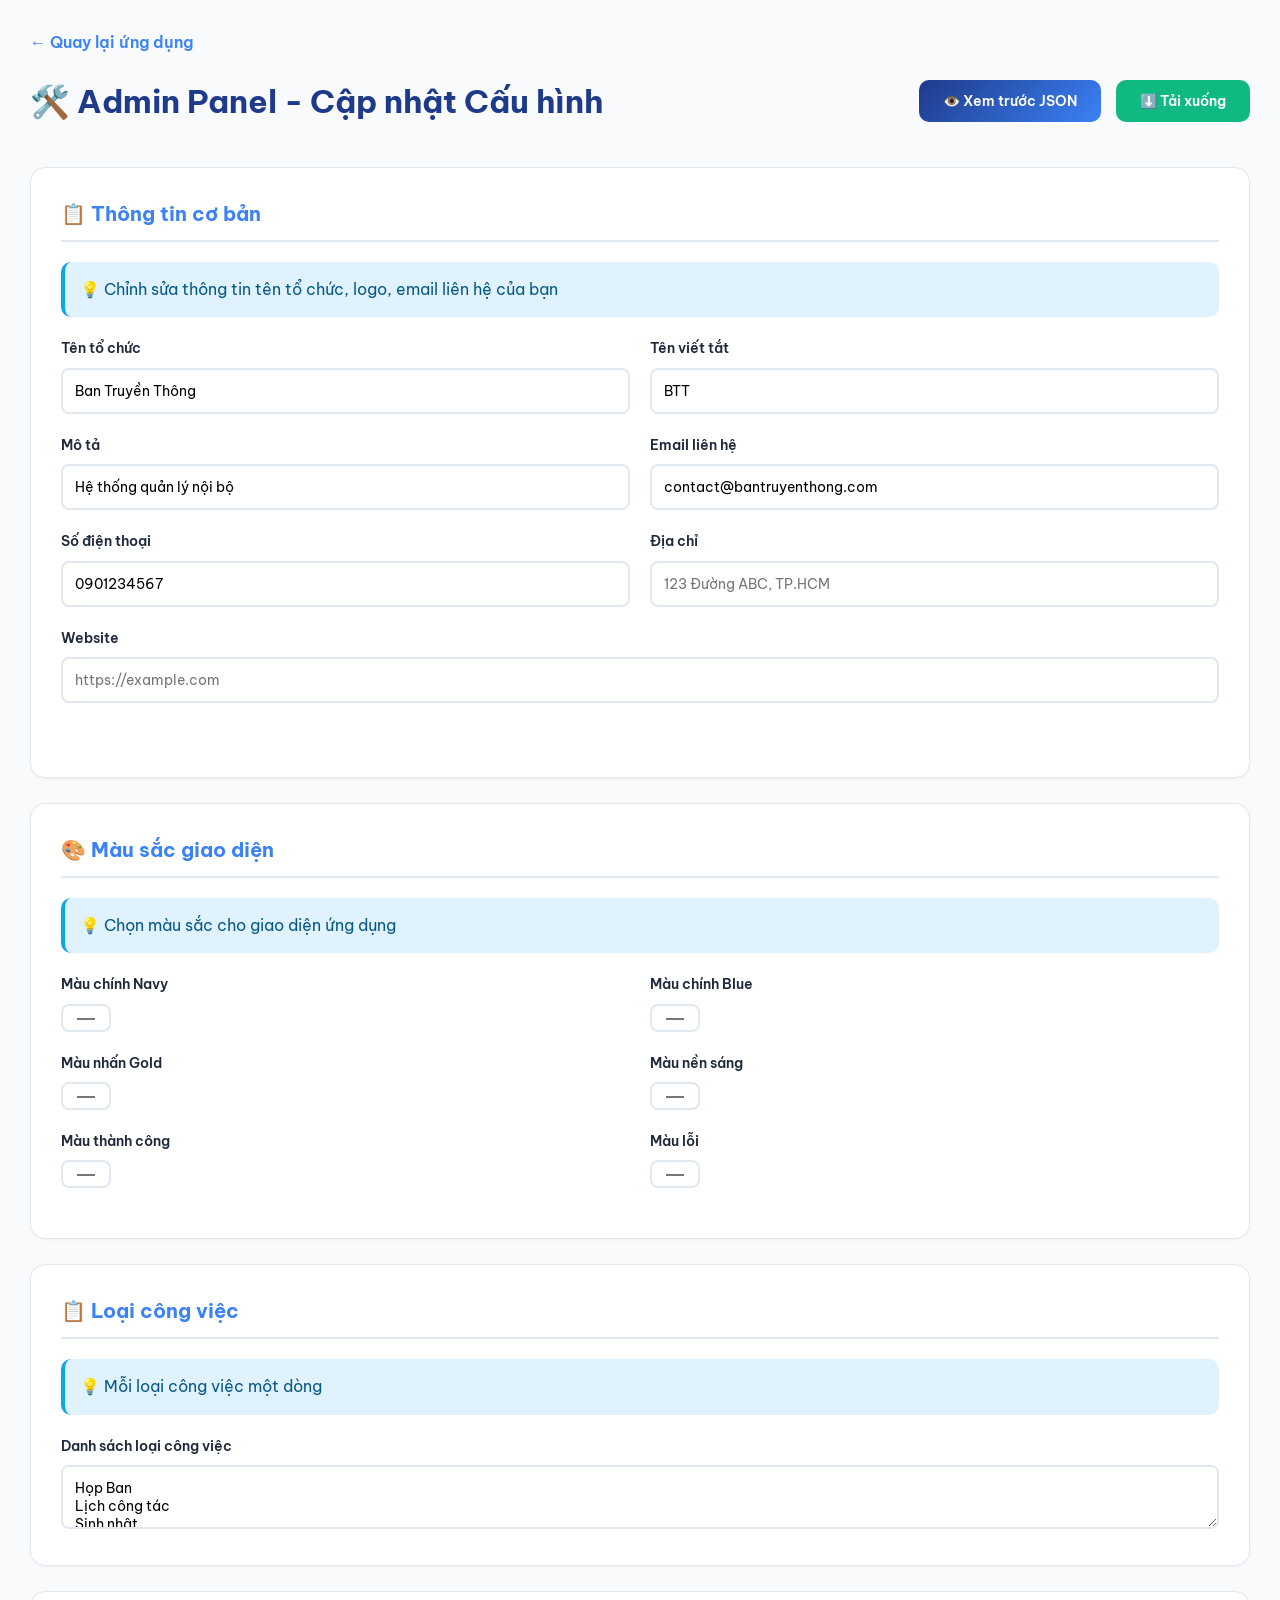
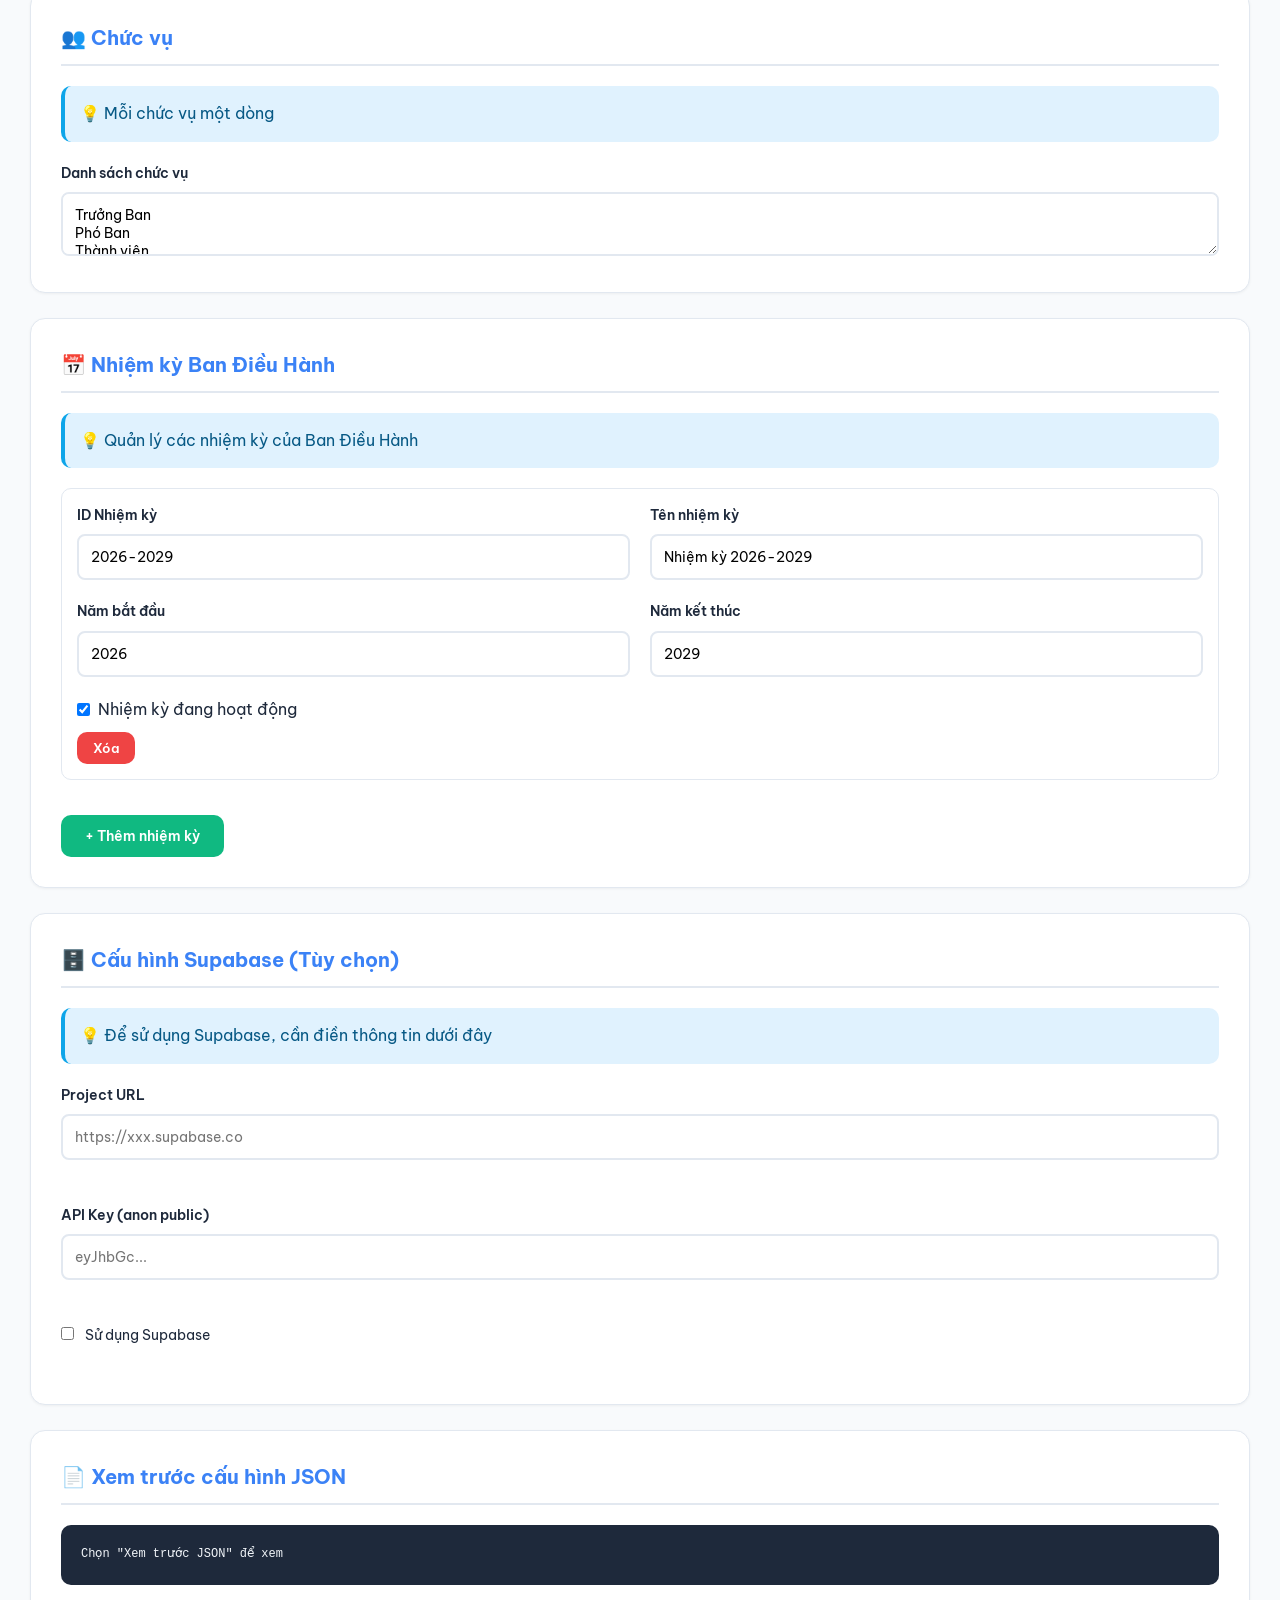
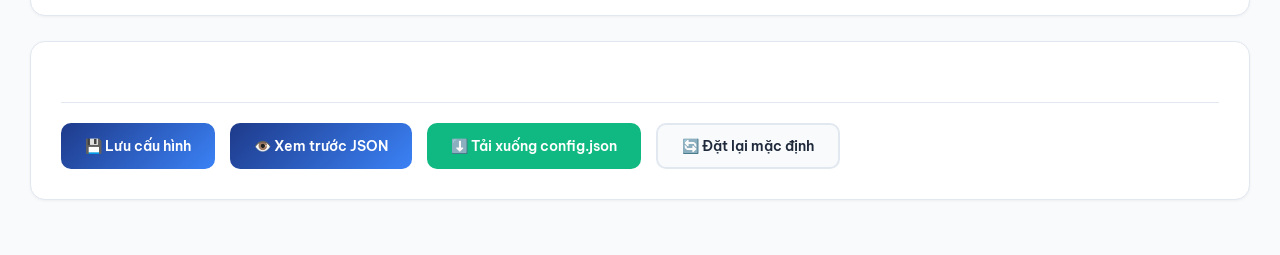
<file: admin.html>
<!DOCTYPE html>
<html lang="vi">
<head>
    <meta charset="UTF-8">
    <meta name="viewport" content="width=device-width, initial-scale=1.0">
    <title>Admin Panel - Ban Truyền Thông</title>
    <link rel="preconnect" href="https://fonts.googleapis.com">
    <link rel="preconnect" href="https://fonts.gstatic.com" crossorigin>
    <link href="https://fonts.googleapis.com/css2?family=Be+Vietnam+Pro:wght@300;400;500;600;700&display=swap" rel="stylesheet">
    <link rel="stylesheet" href="style.css">
    <style>
        .admin-container {
            max-width: 1400px;
            margin: 0 auto;
            padding: 30px;
        }

        .admin-header {
            display: flex;
            justify-content: space-between;
            align-items: center;
            margin-bottom: 40px;
        }

        .admin-header h1 {
            font-size: 32px;
            font-weight: 700;
            color: var(--primary-navy);
        }

        .admin-buttons {
            display: flex;
            gap: 15px;
        }

        .config-section {
            background: white;
            padding: 30px;
            border-radius: 15px;
            margin-bottom: 25px;
            border: 1px solid var(--border-color);
            box-shadow: 0 1px 3px rgba(0,0,0,0.05);
        }

        .config-section h2 {
            color: var(--primary-blue);
            margin-bottom: 20px;
            font-size: 20px;
            font-weight: 700;
            border-bottom: 2px solid var(--border-color);
            padding-bottom: 10px;
        }

        .config-grid {
            display: grid;
            grid-template-columns: repeat(2, 1fr);
            gap: 20px;
            margin-bottom: 20px;
        }

        .form-group-admin {
            display: flex;
            flex-direction: column;
        }

        .form-group-admin label {
            margin-bottom: 8px;
            font-weight: 600;
            color: var(--text-dark);
            font-size: 14px;
        }

        .form-group-admin input,
        .form-group-admin select,
        .form-group-admin textarea {
            padding: 12px;
            border: 2px solid var(--border-color);
            border-radius: 8px;
            font-size: 14px;
            font-family: inherit;
            transition: all 0.3s;
            background: white;
        }

        .form-group-admin input:focus,
        .form-group-admin select:focus,
        .form-group-admin textarea:focus {
            outline: none;
            border-color: var(--primary-blue);
            box-shadow: 0 0 0 3px rgba(59, 130, 246, 0.1);
        }

        .textarea-full {
            grid-column: 1 / -1;
            min-height: 100px;
        }

        .button-group {
            display: flex;
            gap: 15px;
            margin-top: 30px;
            border-top: 1px solid var(--border-color);
            padding-top: 20px;
        }

        .message-box {
            padding: 15px 20px;
            border-radius: 10px;
            margin-bottom: 20px;
            display: none;
        }

        .message-box.success {
            background: #d1fae5;
            color: #065f46;
            display: block;
        }

        .message-box.error {
            background: #fee2e2;
            color: #991b1b;
            display: block;
        }

        .json-preview {
            background: #1e293b;
            color: #f1f5f9;
            padding: 20px;
            border-radius: 10px;
            font-family: 'Courier New', monospace;
            font-size: 12px;
            overflow-x: auto;
            max-height: 400px;
            overflow-y: auto;
            white-space: pre-wrap;
            word-break: break-all;
            margin-top: 20px;
        }

        .info-box {
            background: #e0f2fe;
            color: #075985;
            padding: 15px;
            border-radius: 10px;
            border-left: 4px solid #0ea5e9;
            margin-bottom: 20px;
        }

        .back-button {
            display: inline-block;
            margin-bottom: 20px;
            color: var(--primary-blue);
            text-decoration: none;
            font-weight: 600;
        }

        .back-button:hover {
            text-decoration: underline;
        }
    </style>
</head>
<body style="background: var(--bg-light);">
    <div class="admin-container">
        <a href="index.html" class="back-button">← Quay lại ứng dụng</a>

        <div class="admin-header">
            <h1>🛠️ Admin Panel - Cập nhật Cấu hình</h1>
            <div class="admin-buttons">
                <button class="btn btn-primary" onclick="previewConfig()">👁️ Xem trước JSON</button>
                <button class="btn btn-success" onclick="downloadConfig()">⬇️ Tải xuống</button>
            </div>
        </div>

        <div id="messageBox" class="message-box"></div>

        <!-- SECTION 1: Thông tin cơ bản -->
        <div class="config-section">
            <h2>📋 Thông tin cơ bản</h2>

            <div class="info-box">
                💡 Chỉnh sửa thông tin tên tổ chức, logo, email liên hệ của bạn
            </div>

            <div class="config-grid">
                <div class="form-group-admin">
                    <label>Tên tổ chức</label>
                    <input type="text" id="siteName" placeholder="Ban Truyền Thông">
                </div>
                <div class="form-group-admin">
                    <label>Tên viết tắt</label>
                    <input type="text" id="shortName" placeholder="BTT">
                </div>
                <div class="form-group-admin">
                    <label>Mô tả</label>
                    <input type="text" id="description" placeholder="Hệ thống quản lý nội bộ">
                </div>
                <div class="form-group-admin">
                    <label>Email liên hệ</label>
                    <input type="email" id="email" placeholder="contact@example.com">
                </div>
                <div class="form-group-admin">
                    <label>Số điện thoại</label>
                    <input type="tel" id="phone" placeholder="0901234567">
                </div>
                <div class="form-group-admin">
                    <label>Địa chỉ</label>
                    <input type="text" id="address" placeholder="123 Đường ABC, TP.HCM">
                </div>
                <div class="form-group-admin textarea-full">
                    <label>Website</label>
                    <input type="text" id="website" placeholder="https://example.com">
                </div>
            </div>
        </div>

        <!-- SECTION 2: Màu sắc -->
        <div class="config-section">
            <h2>🎨 Màu sắc giao diện</h2>

            <div class="info-box">
                💡 Chọn màu sắc cho giao diện ứng dụng
            </div>

            <div class="config-grid">
                <div class="form-group-admin">
                    <label>Màu chính Navy</label>
                    <input type="color" id="primaryNavy" value="#1e3a8a">
                </div>
                <div class="form-group-admin">
                    <label>Màu chính Blue</label>
                    <input type="color" id="primaryBlue" value="#3b82f6">
                </div>
                <div class="form-group-admin">
                    <label>Màu nhấn Gold</label>
                    <input type="color" id="accentGold" value="#fbbf24">
                </div>
                <div class="form-group-admin">
                    <label>Màu nền sáng</label>
                    <input type="color" id="bgLight" value="#f8fafc">
                </div>
                <div class="form-group-admin">
                    <label>Màu thành công</label>
                    <input type="color" id="success" value="#10b981">
                </div>
                <div class="form-group-admin">
                    <label>Màu lỗi</label>
                    <input type="color" id="danger" value="#ef4444">
                </div>
            </div>
        </div>

        <!-- SECTION 3: Loại công việc -->
        <div class="config-section">
            <h2>📋 Loại công việc</h2>

            <div class="info-box">
                💡 Mỗi loại công việc một dòng
            </div>

            <div class="form-group-admin textarea-full">
                <label>Danh sách loại công việc</label>
                <textarea id="workTypes" placeholder="Họp Ban&#10;Lịch công tác&#10;Sinh nhật&#10;Sự kiện&#10;Deadline&#10;Content đăng bài">Họp Ban
Lịch công tác
Sinh nhật
Sự kiện
Deadline
Content đăng bài
Livestream
Chương trình</textarea>
            </div>
        </div>

        <!-- SECTION 4: Chức vụ -->
        <div class="config-section">
            <h2>👥 Chức vụ</h2>

            <div class="info-box">
                💡 Mỗi chức vụ một dòng
            </div>

            <div class="form-group-admin textarea-full">
                <label>Danh sách chức vụ</label>
                <textarea id="positions" placeholder="Trưởng Ban&#10;Phó Ban&#10;Thành viên">Trưởng Ban
Phó Ban
Thư ký
Thủ quỹ
Trưởng nhóm
Thành viên</textarea>
            </div>
        </div>

        <!-- SECTION 5: Nhiệm kỳ BĐH -->
        <div class="config-section">
            <h2>📅 Nhiệm kỳ Ban Điều Hành</h2>

            <div class="info-box">
                💡 Quản lý các nhiệm kỳ của Ban Điều Hành
            </div>

            <div id="termsContainer"></div>

            <button class="btn btn-success" onclick="addTerm()" style="margin-top: 20px;">
                + Thêm nhiệm kỳ
            </button>
        </div>

        <!-- SECTION 6: Cấu hình Supabase -->
        <div class="config-section">
            <h2>🗄️ Cấu hình Supabase (Tùy chọn)</h2>

            <div class="info-box">
                💡 Để sử dụng Supabase, cần điền thông tin dưới đây
            </div>

            <div class="config-grid">
                <div class="form-group-admin form-group-admin textarea-full">
                    <label>Project URL</label>
                    <input type="text" id="supabaseUrl" placeholder="https://xxx.supabase.co">
                </div>
                <div class="form-group-admin form-group-admin textarea-full">
                    <label>API Key (anon public)</label>
                    <input type="text" id="supabaseKey" placeholder="eyJhbGc...">
                </div>
                <div class="form-group-admin">
                    <label>
                        <input type="checkbox" id="useSupabase">
                        <span style="font-weight: 400; margin-left: 8px;">Sử dụng Supabase</span>
                    </label>
                </div>
            </div>
        </div>

        <!-- SECTION 7: Xem JSON -->
        <div class="config-section">
            <h2>📄 Xem trước cấu hình JSON</h2>
            <div class="json-preview" id="jsonPreview">Chọn "Xem trước JSON" để xem</div>
        </div>

        <!-- Buttons -->
        <div class="config-section">
            <div class="button-group">
                <button class="btn btn-primary" onclick="saveConfig()">💾 Lưu cấu hình</button>
                <button class="btn btn-primary" onclick="previewConfig()">👁️ Xem trước JSON</button>
                <button class="btn btn-success" onclick="downloadConfig()">⬇️ Tải xuống config.json</button>
                <button class="btn btn-secondary" onclick="resetConfig()">🔄 Đặt lại mặc định</button>
            </div>
        </div>
    </div>

    <script>
        let config = {
            version: "1.0.0",
            site: { name: "Ban Truyền Thông", shortName: "BTT" },
            organization: {},
            theme: {},
            settings: { terms: [], workTypes: [], positions: [] }
        };

        // Load config
        function loadCurrentConfig() {
            try {
                const saved = localStorage.getItem('config') || '{}';
                config = JSON.parse(saved);
                if (Object.keys(config).length === 0) {
                    config = getDefaultConfig();
                }
            } catch (error) {
                console.error('Load error:', error);
                config = getDefaultConfig();
            }
            populateForm();
        }

        // Populate form
        function populateForm() {
            document.getElementById('siteName').value = config.site?.name || 'Ban Truyền Thông';
            document.getElementById('shortName').value = config.site?.shortName || 'BTT';
            document.getElementById('description').value = config.site?.description || '';
            document.getElementById('email').value = config.organization?.email || '';
            document.getElementById('phone').value = config.organization?.phone || '';
            document.getElementById('address').value = config.organization?.address || '';
            document.getElementById('website').value = config.organization?.website || '';

            const theme = config.theme || {};
            document.getElementById('primaryNavy').value = theme.primaryNavy || '#1e3a8a';
            document.getElementById('primaryBlue').value = theme.primaryBlue || '#3b82f6';
            document.getElementById('accentGold').value = theme.accentGold || '#fbbf24';
            document.getElementById('bgLight').value = theme.bgLight || '#f8fafc';
            document.getElementById('success').value = theme.success || '#10b981';
            document.getElementById('danger').value = theme.danger || '#ef4444';

            const settings = config.settings || {};
            document.getElementById('workTypes').value = (settings.workTypes || []).join('\n');
            document.getElementById('positions').value = (settings.positions || []).join('\n');
            document.getElementById('supabaseUrl').value = config.api?.supabaseUrl || '';
            document.getElementById('supabaseKey').value = config.api?.supabaseKey || '';
            document.getElementById('useSupabase').checked = config.api?.useSupabase || false;

            renderTerms();
        }

        // Render terms
        function renderTerms() {
            const container = document.getElementById('termsContainer');
            container.innerHTML = '';

            const terms = config.settings?.terms || [];
            terms.forEach((term, index) => {
                container.innerHTML += `
                    <div style="border: 1px solid var(--border-color); padding: 15px; border-radius: 10px; margin-bottom: 15px;">
                        <div class="config-grid">
                            <div class="form-group-admin">
                                <label>ID Nhiệm kỳ</label>
                                <input type="text" value="${term.id}" onchange="updateTerm(${index}, 'id', this.value)">
                            </div>
                            <div class="form-group-admin">
                                <label>Tên nhiệm kỳ</label>
                                <input type="text" value="${term.name}" onchange="updateTerm(${index}, 'name', this.value)">
                            </div>
                            <div class="form-group-admin">
                                <label>Năm bắt đầu</label>
                                <input type="number" value="${term.startYear}" onchange="updateTerm(${index}, 'startYear', parseInt(this.value))">
                            </div>
                            <div class="form-group-admin">
                                <label>Năm kết thúc</label>
                                <input type="number" value="${term.endYear}" onchange="updateTerm(${index}, 'endYear', parseInt(this.value))">
                            </div>
                        </div>
                        <label style="margin-top: 10px; display: flex; align-items: center; gap: 8px;">
                            <input type="checkbox" ${term.active ? 'checked' : ''} onchange="updateTerm(${index}, 'active', this.checked)">
                            <span style="font-weight: 400;">Nhiệm kỳ đang hoạt động</span>
                        </label>
                        <button class="btn btn-sm btn-danger" style="margin-top: 10px;" onclick="removeTerm(${index})">Xóa</button>
                    </div>
                `;
            });
        }

        function updateTerm(index, field, value) {
            if (!config.settings.terms[index]) return;
            config.settings.terms[index][field] = value;
        }

        function addTerm() {
            const year = new Date().getFullYear();
            if (!config.settings.terms) config.settings.terms = [];
            config.settings.terms.push({
                id: `${year}-${year + 3}`,
                name: `Nhiệm kỳ ${year}-${year + 3}`,
                startYear: year,
                endYear: year + 3,
                active: false
            });
            renderTerms();
        }

        function removeTerm(index) {
            if (confirm('Xóa nhiệm kỳ này?')) {
                config.settings.terms.splice(index, 1);
                renderTerms();
            }
        }

        // Save config
        function saveConfig() {
            config.site = {
                name: document.getElementById('siteName').value,
                shortName: document.getElementById('shortName').value,
                description: document.getElementById('description').value
            };

            config.organization = {
                email: document.getElementById('email').value,
                phone: document.getElementById('phone').value,
                address: document.getElementById('address').value,
                website: document.getElementById('website').value
            };

            config.theme = {
                primaryNavy: document.getElementById('primaryNavy').value,
                primaryBlue: document.getElementById('primaryBlue').value,
                accentGold: document.getElementById('accentGold').value,
                bgLight: document.getElementById('bgLight').value,
                success: document.getElementById('success').value,
                danger: document.getElementById('danger').value
            };

            config.settings = config.settings || {};
            config.settings.workTypes = document.getElementById('workTypes').value.split('\n').filter(t => t.trim());
            config.settings.positions = document.getElementById('positions').value.split('\n').filter(p => p.trim());

            if (document.getElementById('useSupabase').checked) {
                config.api = {
                    useSupabase: true,
                    supabaseUrl: document.getElementById('supabaseUrl').value,
                    supabaseKey: document.getElementById('supabaseKey').value
                };
            }

            localStorage.setItem('config', JSON.stringify(config));
            showMessage('✅ Cấu hình đã được lưu!', 'success');
        }

        // Preview JSON
        function previewConfig() {
            saveConfig();
            document.getElementById('jsonPreview').textContent = JSON.stringify(config, null, 2);
            showMessage('👁️ Xem trước JSON ở trên', 'success');
        }

        // Download config
        function downloadConfig() {
            saveConfig();
            const blob = new Blob([JSON.stringify(config, null, 2)], { type: 'application/json' });
            const url = URL.createObjectURL(blob);
            const a = document.createElement('a');
            a.href = url;
            a.download = 'config.json';
            a.click();
            showMessage('⬇️ Đã tải xuống config.json', 'success');
        }

        // Reset config
        function resetConfig() {
            if (confirm('Đặt lại tất cả về mặc định?')) {
                config = getDefaultConfig();
                localStorage.removeItem('config');
                populateForm();
                showMessage('✅ Đặt lại cấu hình mặc định', 'success');
            }
        }

        function getDefaultConfig() {
            return {
                version: "1.0.0",
                site: {
                    name: "Ban Truyền Thông",
                    shortName: "BTT",
                    description: "Hệ thống quản lý nội bộ"
                },
                organization: {
                    email: "contact@bantruyenthong.com",
                    phone: "0901234567"
                },
                theme: {
                    primaryNavy: "#1e3a8a",
                    primaryBlue: "#3b82f6",
                    accentGold: "#fbbf24",
                    bgLight: "#f8fafc",
                    success: "#10b981",
                    danger: "#ef4444"
                },
                settings: {
                    workTypes: ["Họp Ban", "Lịch công tác", "Sinh nhật", "Sự kiện", "Deadline", "Content đăng bài"],
                    positions: ["Trưởng Ban", "Phó Ban", "Thành viên"],
                    terms: [
                        { id: "2026-2029", name: "Nhiệm kỳ 2026-2029", startYear: 2026, endYear: 2029, active: true }
                    ]
                }
            };
        }

        function showMessage(text, type) {
            const msg = document.getElementById('messageBox');
            msg.textContent = text;
            msg.className = `message-box ${type}`;
            setTimeout(() => { msg.className = 'message-box'; }, 5000);
        }

        // Load on page load
        window.onload = loadCurrentConfig;
    </script>
</body>
</html>
</file>
<file: style.css>
/* ============================================
   BAN TRUYỀN THÔNG - STYLESHEET
   Version: 1.0.0
   ============================================ */

* {
    margin: 0;
    padding: 0;
    box-sizing: border-box;
}

:root {
    /* Colors - Có thể override từ config.json */
    --primary-navy: #1e3a8a;
    --primary-blue: #3b82f6;
    --accent-gold: #fbbf24;
    --bg-light: #f8fafc;
    --bg-white: #ffffff;
    --text-dark: #1e293b;
    --text-gray: #64748b;
    --border-color: #e2e8f0;
    --success: #10b981;
    --danger: #ef4444;
    --warning: #f59e0b;
    --info: #0ea5e9;
    
    /* Shadows */
    --shadow-sm: 0 1px 3px rgba(0,0,0,0.05);
    --shadow-md: 0 4px 6px rgba(0,0,0,0.07);
    --shadow-lg: 0 10px 25px rgba(0,0,0,0.1);
    --shadow-xl: 0 20px 40px rgba(0,0,0,0.15);
    
    /* Border Radius */
    --radius-sm: 8px;
    --radius-md: 10px;
    --radius-lg: 15px;
    --radius-xl: 20px;
    --radius-full: 9999px;
    
    /* Transitions */
    --transition-fast: 0.15s ease;
    --transition-base: 0.3s ease;
    --transition-slow: 0.5s ease;
}

/* Dark Mode */
body.dark-mode {
    --bg-light: #0f172a;
    --bg-white: #1e293b;
    --text-dark: #f1f5f9;
    --text-gray: #94a3b8;
    --border-color: #334155;
}

/* Base Styles */
body {
    font-family: 'Be Vietnam Pro', -apple-system, BlinkMacSystemFont, 'Segoe UI', sans-serif;
    background: var(--bg-light);
    color: var(--text-dark);
    line-height: 1.6;
    -webkit-font-smoothing: antialiased;
    -moz-osx-font-smoothing: grayscale;
    
    /* Prevent selection & download */
    -webkit-user-select: none;
    -moz-user-select: none;
    -ms-user-select: none;
    user-select: none;
    -webkit-touch-callout: none;
}

/* Loading Screen */
.loading-screen {
    position: fixed;
    top: 0;
    left: 0;
    width: 100%;
    height: 100%;
    background: linear-gradient(135deg, var(--primary-navy) 0%, var(--primary-blue) 100%);
    display: flex;
    flex-direction: column;
    justify-content: center;
    align-items: center;
    z-index: 99999;
    transition: opacity 0.5s, visibility 0.5s;
}

.loading-screen.hidden {
    opacity: 0;
    visibility: hidden;
}

.loader {
    width: 60px;
    height: 60px;
    border: 4px solid rgba(255,255,255,0.2);
    border-top: 4px solid white;
    border-radius: 50%;
    animation: spin 1s linear infinite;
}

.loading-text {
    color: white;
    margin-top: 20px;
    font-size: 16px;
    font-weight: 500;
}

@keyframes spin {
    0% { transform: rotate(0deg); }
    100% { transform: rotate(360deg); }
}

/* Login Screen */
.login-screen {
    position: fixed;
    top: 0;
    left: 0;
    width: 100%;
    height: 100%;
    background: linear-gradient(135deg, var(--primary-navy) 0%, var(--primary-blue) 100%);
    display: none;
    justify-content: center;
    align-items: center;
    z-index: 9999;
    padding: 20px;
}

.login-screen.active {
    display: flex;
}

.login-box {
    background: var(--bg-white);
    padding: 50px;
    border-radius: var(--radius-xl);
    box-shadow: var(--shadow-xl);
    width: 100%;
    max-width: 450px;
    animation: slideUp 0.4s ease;
}

@keyframes slideUp {
    from {
        opacity: 0;
        transform: translateY(30px);
    }
    to {
        opacity: 1;
        transform: translateY(0);
    }
}

.login-logo {
    text-align: center;
    margin-bottom: 30px;
}

.login-logo img {
    width: 80px;
    height: 80px;
    border-radius: 50%;
    object-fit: cover;
    margin-bottom: 15px;
    box-shadow: var(--shadow-md);
}

.login-logo h2 {
    color: var(--primary-navy);
    font-size: 24px;
    font-weight: 700;
    margin-bottom: 5px;
}

.login-logo p {
    color: var(--text-gray);
    font-size: 14px;
}

/* Form Elements */
.form-group {
    margin-bottom: 20px;
}

.form-group label {
    display: block;
    margin-bottom: 8px;
    color: var(--text-dark);
    font-weight: 600;
    font-size: 14px;
}

.form-group input,
.form-group select,
.form-group textarea {
    width: 100%;
    padding: 12px 16px;
    border: 2px solid var(--border-color);
    border-radius: var(--radius-md);
    font-size: 14px;
    font-family: inherit;
    transition: all var(--transition-base);
    background: var(--bg-white);
    color: var(--text-dark);
}

.form-group input:focus,
.form-group select:focus,
.form-group textarea:focus {
    outline: none;
    border-color: var(--primary-blue);
    box-shadow: 0 0 0 3px rgba(59, 130, 246, 0.1);
}

.form-group textarea {
    resize: vertical;
    min-height: 100px;
}

.form-grid {
    display: grid;
    grid-template-columns: repeat(2, 1fr);
    gap: 20px;
}

.form-grid-full {
    grid-column: 1 / -1;
}

/* Buttons */
.btn {
    padding: 12px 24px;
    border: none;
    border-radius: var(--radius-md);
    cursor: pointer;
    font-weight: 600;
    font-size: 14px;
    transition: all var(--transition-base);
    display: inline-flex;
    align-items: center;
    justify-content: center;
    gap: 8px;
    font-family: inherit;
    text-decoration: none;
    white-space: nowrap;
}

.btn-primary {
    background: linear-gradient(135deg, var(--primary-navy) 0%, var(--primary-blue) 100%);
    color: white;
}

.btn-primary:hover {
    transform: translateY(-2px);
    box-shadow: var(--shadow-lg);
}

.btn-secondary {
    background: var(--bg-light);
    color: var(--text-dark);
    border: 2px solid var(--border-color);
}

.btn-secondary:hover {
    border-color: var(--primary-blue);
    color: var(--primary-blue);
}

.btn-success {
    background: var(--success);
    color: white;
}

.btn-danger {
    background: var(--danger);
    color: white;
}

.btn-warning {
    background: var(--warning);
    color: white;
}

.btn-info {
    background: var(--info);
    color: white;
}

.btn-sm {
    padding: 8px 16px;
    font-size: 13px;
}

.btn-lg {
    padding: 16px 32px;
    font-size: 16px;
}

.btn-block {
    width: 100%;
}

.btn:disabled {
    opacity: 0.5;
    cursor: not-allowed;
}

.btn-login {
    width: 100%;
    padding: 14px;
    background: linear-gradient(135deg, var(--primary-navy) 0%, var(--primary-blue) 100%);
    color: white;
    border: none;
    border-radius: var(--radius-md);
    font-size: 16px;
    font-weight: 600;
    cursor: pointer;
    transition: all var(--transition-base);
}

.btn-login:hover {
    transform: translateY(-2px);
    box-shadow: var(--shadow-lg);
}

/* Forgot Password Link */
.forgot-password {
    text-align: center;
    margin-top: 15px;
}

.forgot-password a {
    color: var(--primary-blue);
    text-decoration: none;
    font-size: 14px;
    font-weight: 500;
    transition: all var(--transition-fast);
}

.forgot-password a:hover {
    text-decoration: underline;
    color: var(--primary-navy);
}

/* Messages */
.message {
    padding: 15px 20px;
    border-radius: var(--radius-md);
    margin-bottom: 20px;
    display: none;
    align-items: center;
    gap: 10px;
    animation: slideDown 0.3s ease;
}

.message.show {
    display: flex;
}

.message.success {
    background: #d1fae5;
    color: #065f46;
    border-left: 4px solid var(--success);
}

.message.error {
    background: #fee2e2;
    color: #991b1b;
    border-left: 4px solid var(--danger);
}

.message.warning {
    background: #fef3c7;
    color: #92400e;
    border-left: 4px solid var(--warning);
}

.message.info {
    background: #e0f2fe;
    color: #075985;
    border-left: 4px solid var(--info);
}

@keyframes slideDown {
    from {
        opacity: 0;
        transform: translateY(-10px);
    }
    to {
        opacity: 1;
        transform: translateY(0);
    }
}

/* App Container */
.app-container {
    display: none;
    height: 100vh;
    overflow: hidden;
}

.app-container.active {
    display: flex;
}

/* Sidebar */
.sidebar {
    width: 280px;
    background: var(--bg-white);
    border-right: 1px solid var(--border-color);
    display: flex;
    flex-direction: column;
    transition: all var(--transition-base);
    position: relative;
    z-index: 100;
}

.sidebar.collapsed {
    width: 80px;
}

.sidebar-header {
    padding: 25px 20px;
    border-bottom: 1px solid var(--border-color);
    display: flex;
    align-items: center;
    gap: 15px;
}

.sidebar-logo {
    width: 50px;
    height: 50px;
    border-radius: 12px;
    object-fit: cover;
    cursor: pointer;
    transition: transform var(--transition-base);
}

.sidebar-logo:hover {
    transform: scale(1.05);
}

.sidebar-title {
    flex: 1;
    transition: opacity var(--transition-base);
}

.sidebar.collapsed .sidebar-title {
    opacity: 0;
    display: none;
}

.sidebar-title h1 {
    font-size: 18px;
    font-weight: 700;
    color: var(--primary-navy);
    margin-bottom: 2px;
}

.sidebar-title p {
    font-size: 12px;
    color: var(--text-gray);
}

.sidebar-nav {
    flex: 1;
    padding: 20px 10px;
    overflow-y: auto;
}

.sidebar-nav::-webkit-scrollbar {
    width: 6px;
}

.sidebar-nav::-webkit-scrollbar-thumb {
    background: var(--border-color);
    border-radius: 3px;
}

.nav-item {
    display: flex;
    align-items: center;
    gap: 15px;
    padding: 12px 15px;
    margin-bottom: 5px;
    border-radius: var(--radius-md);
    cursor: pointer;
    transition: all var(--transition-base);
    color: var(--text-gray);
    font-weight: 500;
    font-size: 14px;
    position: relative;
}

.nav-item:hover {
    background: var(--bg-light);
    color: var(--primary-blue);
}

.nav-item.active {
    background: linear-gradient(135deg, var(--primary-navy) 0%, var(--primary-blue) 100%);
    color: white;
    box-shadow: var(--shadow-md);
}

.nav-item i {
    font-size: 20px;
    width: 24px;
    text-align: center;
    font-style: normal;
}

.sidebar.collapsed .nav-item span {
    display: none;
}

.sidebar.collapsed .nav-item {
    justify-content: center;
}

.sidebar-footer {
    padding: 20px;
    border-top: 1px solid var(--border-color);
}

.user-profile {
    display: flex;
    align-items: center;
    gap: 12px;
    cursor: pointer;
    padding: 10px;
    border-radius: var(--radius-md);
    transition: all var(--transition-base);
}

.user-profile:hover {
    background: var(--bg-light);
}

.user-avatar {
    width: 45px;
    height: 45px;
    border-radius: 50%;
    object-fit: cover;
    border: 2px solid var(--accent-gold);
    transition: transform var(--transition-base);
}

.user-profile:hover .user-avatar {
    transform: scale(1.05);
}

.user-info {
    flex: 1;
    transition: opacity var(--transition-base);
}

.sidebar.collapsed .user-info {
    opacity: 0;
    display: none;
}

.user-info h4 {
    font-size: 14px;
    font-weight: 600;
    color: var(--text-dark);
}

.user-info p {
    font-size: 12px;
    color: var(--text-gray);
}

/* Main Content */
.main-content {
    flex: 1;
    display: flex;
    flex-direction: column;
    overflow: hidden;
    background: var(--bg-light);
}

/* Top Bar */
.top-bar {
    background: var(--bg-white);
    border-bottom: 1px solid var(--border-color);
    padding: 20px 30px;
    display: flex;
    justify-content: space-between;
    align-items: center;
    box-shadow: var(--shadow-sm);
    position: relative;
    z-index: 90;
}

.top-bar-left {
    display: flex;
    align-items: center;
    gap: 20px;
}

.menu-toggle {
    font-size: 24px;
    cursor: pointer;
    color: var(--text-gray);
    transition: color var(--transition-fast);
    padding: 8px;
    border-radius: var(--radius-sm);
}

.menu-toggle:hover {
    color: var(--primary-blue);
    background: var(--bg-light);
}

.search-bar {
    position: relative;
}

.search-bar input {
    width: 350px;
    padding: 10px 40px 10px 15px;
    border: 2px solid var(--border-color);
    border-radius: var(--radius-md);
    font-size: 14px;
    background: var(--bg-light);
    transition: all var(--transition-base);
}

.search-bar input:focus {
    outline: none;
    border-color: var(--primary-blue);
    background: var(--bg-white);
    box-shadow: 0 0 0 3px rgba(59, 130, 246, 0.1);
}

.search-bar i {
    position: absolute;
    right: 15px;
    top: 50%;
    transform: translateY(-50%);
    color: var(--text-gray);
    font-style: normal;
}

.top-bar-right {
    display: flex;
    align-items: center;
    gap: 15px;
}

.icon-btn {
    width: 40px;
    height: 40px;
    border-radius: var(--radius-md);
    background: var(--bg-light);
    border: none;
    cursor: pointer;
    display: flex;
    align-items: center;
    justify-content: center;
    font-size: 18px;
    transition: all var(--transition-base);
    position: relative;
}

.icon-btn:hover {
    background: var(--border-color);
    transform: translateY(-2px);
}

.theme-toggle {
    width: 40px;
    height: 40px;
    border-radius: var(--radius-md);
    background: var(--bg-light);
    border: none;
    cursor: pointer;
    display: flex;
    align-items: center;
    justify-content: center;
    font-size: 18px;
    transition: all var(--transition-base);
}

.theme-toggle:hover {
    background: var(--border-color);
    transform: rotate(15deg);
}

.notification-btn {
    position: relative;
    width: 40px;
    height: 40px;
    border-radius: var(--radius-md);
    background: var(--bg-light);
    border: none;
    cursor: pointer;
    display: flex;
    align-items: center;
    justify-content: center;
    font-size: 18px;
    transition: all var(--transition-base);
}

.notification-btn:hover {
    background: var(--border-color);
    transform: translateY(-2px);
}

.notification-badge {
    position: absolute;
    top: -5px;
    right: -5px;
    background: var(--danger);
    color: white;
    width: 20px;
    height: 20px;
    border-radius: 50%;
    font-size: 11px;
    display: flex;
    align-items: center;
    justify-content: center;
    font-weight: 600;
    animation: pulse 2s infinite;
}

@keyframes pulse {
    0%, 100% { transform: scale(1); }
    50% { transform: scale(1.1); }
}

.btn-logout {
    padding: 10px 20px;
    background: var(--danger);
    color: white;
    border: none;
    border-radius: var(--radius-md);
    cursor: pointer;
    font-weight: 600;
    font-size: 14px;
    transition: all var(--transition-base);
}

.btn-logout:hover {
    background: #dc2626;
    transform: translateY(-2px);
    box-shadow: var(--shadow-md);
}

/* Content Wrapper */
.content-wrapper {
    flex: 1;
    overflow-y: auto;
    padding: 30px;
}

.content-wrapper::-webkit-scrollbar {
    width: 10px;
}

.content-wrapper::-webkit-scrollbar-thumb {
    background: var(--border-color);
    border-radius: 5px;
}

.content-wrapper::-webkit-scrollbar-track {
    background: var(--bg-light);
}

.content-header {
    display: flex;
    justify-content: space-between;
    align-items: center;
    margin-bottom: 30px;
}

.content-header h2 {
    font-size: 28px;
    font-weight: 700;
    color: var(--text-dark);
}

.content-header p {
    color: var(--text-gray);
    margin-top: 5px;
    font-size: 14px;
}

.header-actions {
    display: flex;
    gap: 15px;
}

/* Cards */
.card {
    background: var(--bg-white);
    border-radius: var(--radius-lg);
    padding: 25px;
    box-shadow: var(--shadow-sm);
    border: 1px solid var(--border-color);
    margin-bottom: 20px;
    transition: all var(--transition-base);
}

.card:hover {
    box-shadow: var(--shadow-md);
}

.card-header {
    display: flex;
    justify-content: space-between;
    align-items: center;
    margin-bottom: 20px;
    padding-bottom: 15px;
    border-bottom: 1px solid var(--border-color);
}

.card-header h3 {
    font-size: 18px;
    font-weight: 700;
    color: var(--text-dark);
}

.card-body {
    padding: 0;
}

/* Stats Grid */
.stats-grid {
    display: grid;
    grid-template-columns: repeat(auto-fit, minmax(250px, 1fr));
    gap: 20px;
    margin-bottom: 30px;
}

.stat-card {
    background: linear-gradient(135deg, var(--primary-navy) 0%, var(--primary-blue) 100%);
    color: white;
    padding: 25px;
    border-radius: var(--radius-lg);
    position: relative;
    overflow: hidden;
    transition: transform var(--transition-base);
}

.stat-card:hover {
    transform: translateY(-5px);
    box-shadow: var(--shadow-lg);
}

.stat-card::before {
    content: '';
    position: absolute;
    top: -50%;
    right: -20%;
    width: 200px;
    height: 200px;
    background: rgba(255,255,255,0.1);
    border-radius: 50%;
}

.stat-card-content {
    position: relative;
    z-index: 1;
}

.stat-card h3 {
    font-size: 36px;
    font-weight: 700;
    margin-bottom: 10px;
}

.stat-card p {
    font-size: 14px;
    opacity: 0.9;
}

.stat-card i {
    position: absolute;
    bottom: 20px;
    right: 20px;
    font-size: 50px;
    opacity: 0.2;
    font-style: normal;
}

/* Work Item */
.work-item {
    background: var(--bg-white);
    border: 1px solid var(--border-color);
    border-left: 4px solid var(--primary-blue);
    border-radius: var(--radius-md);
    padding: 20px;
    margin-bottom: 15px;
    transition: all var(--transition-base);
}

.work-item:hover {
    box-shadow: var(--shadow-md);
    transform: translateX(5px);
}

.work-item h4 {
    font-size: 16px;
    font-weight: 600;
    color: var(--text-dark);
    margin-bottom: 10px;
}

.work-item-meta {
    display: flex;
    gap: 20px;
    flex-wrap: wrap;
    font-size: 13px;
    color: var(--text-gray);
}

/* Badge */
.badge {
    display: inline-block;
    padding: 6px 12px;
    border-radius: var(--radius-full);
    font-size: 12px;
    font-weight: 600;
}

.badge-pending { background: #fef3c7; color: #92400e; }
.badge-inprogress { background: #dbeafe; color: #1e40af; }
.badge-completed { background: #d1fae5; color: #065f46; }
.badge-cancelled { background: #fee2e2; color: #991b1b; }
.badge-admin { background: var(--accent-gold); color: #78350f; }
.badge-user { background: var(--bg-light); color: var(--text-gray); }

/* Modal */
.modal {
    display: none;
    position: fixed;
    top: 0;
    left: 0;
    width: 100%;
    height: 100%;
    background: rgba(0,0,0,0.6);
    backdrop-filter: blur(4px);
    z-index: 10000;
    justify-content: center;
    align-items: center;
    animation: fadeIn 0.3s;
}

.modal.active {
    display: flex;
}

.modal-content {
    background: var(--bg-white);
    padding: 0;
    border-radius: var(--radius-xl);
    width: 90%;
    max-width: 700px;
    max-height: 90vh;
    overflow: hidden;
    display: flex;
    flex-direction: column;
    animation: modalSlideUp 0.3s ease;
    box-shadow: var(--shadow-xl);
}

@keyframes modalSlideUp {
    from {
        transform: translateY(50px);
        opacity: 0;
    }
    to {
        transform: translateY(0);
        opacity: 1;
    }
}

.modal-header {
    padding: 25px 30px;
    border-bottom: 1px solid var(--border-color);
    display: flex;
    justify-content: space-between;
    align-items: center;
}

.modal-header h3 {
    font-size: 20px;
    font-weight: 700;
    color: var(--text-dark);
}

.close-modal {
    width: 35px;
    height: 35px;
    border-radius: 50%;
    background: var(--bg-light);
    border: none;
    cursor: pointer;
    font-size: 20px;
    color: var(--text-gray);
    transition: all var(--transition-base);
    display: flex;
    align-items: center;
    justify-content: center;
}

.close-modal:hover {
    background: var(--danger);
    color: white;
    transform: rotate(90deg);
}

.modal-body {
    padding: 30px;
    overflow-y: auto;
    flex: 1;
}

.modal-body::-webkit-scrollbar {
    width: 6px;
}

.modal-body::-webkit-scrollbar-thumb {
    background: var(--border-color);
    border-radius: 3px;
}

.modal-footer {
    padding: 20px 30px;
    border-top: 1px solid var(--border-color);
    display: flex;
    justify-content: flex-end;
    gap: 15px;
}

/* Tab Content */
.tab-content {
    display: none;
}

.tab-content.active {
    display: block;
    animation: fadeIn 0.3s;
}

/* Empty State */
.empty-state {
    text-align: center;
    padding: 60px 20px;
}

.empty-state i {
    font-size: 64px;
    color: var(--text-gray);
    opacity: 0.5;
    margin-bottom: 20px;
    font-style: normal;
}

.empty-state h3 {
    font-size: 20px;
    color: var(--text-dark);
    margin-bottom: 10px;
}

.empty-state p {
    color: var(--text-gray);
    margin-bottom: 25px;
}

/* Table */
.table-container {
    overflow-x: auto;
    border-radius: var(--radius-md);
    border: 1px solid var(--border-color);
}

table {
    width: 100%;
    border-collapse: collapse;
}

th {
    background: var(--bg-light);
    padding: 15px;
    text-align: left;
    font-weight: 600;
    font-size: 13px;
    color: var(--text-gray);
    text-transform: uppercase;
    letter-spacing: 0.5px;
    border-bottom: 2px solid var(--border-color);
}

td {
    padding: 15px;
    border-bottom: 1px solid var(--border-color);
    font-size: 14px;
}

tr:last-child td {
    border-bottom: none;
}

tr:hover {
    background: var(--bg-light);
}

/* Filter Section */
.filter-section {
    background: var(--bg-light);
    padding: 20px;
    border-radius: var(--radius-lg);
    margin-bottom: 25px;
    display: flex;
    gap: 15px;
    flex-wrap: wrap;
    align-items: center;
}

/* Avatar Upload */
.avatar-upload {
    text-align: center;
    margin-bottom: 25px;
}

.avatar-preview {
    width: 120px;
    height: 120px;
    border-radius: 50%;
    object-fit: cover;
    margin: 0 auto 15px;
    border: 4px solid var(--border-color);
    cursor: pointer;
    transition: all var(--transition-base);
}

.avatar-preview:hover {
    border-color: var(--primary-blue);
    transform: scale(1.05);
}

/* Upload Area */
.upload-area {
    border: 2px dashed var(--border-color);
    border-radius: var(--radius-lg);
    padding: 40px;
    text-align: center;
    cursor: pointer;
    transition: all var(--transition-base);
}

.upload-area:hover {
    border-color: var(--primary-blue);
    background: var(--bg-light);
}

.upload-area i {
    font-size: 48px;
    color: var(--text-gray);
    margin-bottom: 15px;
    font-style: normal;
}

.upload-area p {
    color: var(--text-gray);
    font-size: 14px;
}

/* Member Grid */
.member-grid {
    display: grid;
    grid-template-columns: repeat(auto-fill, minmax(300px, 1fr));
    gap: 20px;
}

.member-card {
    background: var(--bg-white);
    border: 2px solid var(--border-color);
    border-radius: var(--radius-lg);
    padding: 25px;
    transition: all var(--transition-base);
    cursor: pointer;
}

.member-card:hover {
    border-color: var(--primary-blue);
    box-shadow: var(--shadow-lg);
    transform: translateY(-5px);
}

.member-card-header {
    display: flex;
    align-items: center;
    gap: 15px;
    margin-bottom: 20px;
}

.member-avatar {
    width: 60px;
    height: 60px;
    border-radius: 50%;
    object-fit: cover;
    border: 3px solid var(--accent-gold);
}

.member-card h4 {
    font-size: 16px;
    font-weight: 700;
    color: var(--text-dark);
    margin-bottom: 5px;
}

.member-card-info p {
    font-size: 13px;
    color: var(--text-gray);
    margin: 5px 0;
}

.member-card-actions {
    display: flex;
    gap: 10px;
    margin-top: 15px;
    padding-top: 15px;
    border-top: 1px solid var(--border-color);
}

/* Content Grid */
.content-grid {
    display: grid;
    grid-template-columns: repeat(auto-fill, minmax(280px, 1fr));
    gap: 20px;
}

.content-item {
    background: var(--bg-white);
    border: 1px solid var(--border-color);
    border-radius: var(--radius-lg);
    overflow: hidden;
    transition: all var(--transition-base);
}

.content-item:hover {
    box-shadow: var(--shadow-lg);
    transform: translateY(-5px);
}

.content-thumbnail {
    width: 100%;
    height: 200px;
    object-fit: cover;
    background: var(--bg-light);
}

.content-body {
    padding: 20px;
}

.content-body h4 {
    font-size: 15px;
    font-weight: 600;
    color: var(--text-dark);
    margin-bottom: 10px;
}

.content-body p {
    font-size: 13px;
    color: var(--text-gray);
    margin: 5px 0;
}

.content-actions {
    display: flex;
    gap: 10px;
    margin-top: 15px;
    padding-top: 15px;
    border-top: 1px solid var(--border-color);
}

/* Utility Classes */
.text-center { text-align: center; }
.text-left { text-align: left; }
.text-right { text-align: right; }

.mt-1 { margin-top: 0.5rem; }
.mt-2 { margin-top: 1rem; }
.mt-3 { margin-top: 1.5rem; }
.mt-4 { margin-top: 2rem; }

.mb-1 { margin-bottom: 0.5rem; }
.mb-2 { margin-bottom: 1rem; }
.mb-3 { margin-bottom: 1.5rem; }
.mb-4 { margin-bottom: 2rem; }

.p-1 { padding: 0.5rem; }
.p-2 { padding: 1rem; }
.p-3 { padding: 1.5rem; }
.p-4 { padding: 2rem; }

.d-none { display: none; }
.d-block { display: block; }
.d-flex { display: flex; }
.d-grid { display: grid; }

.flex-center {
    display: flex;
    justify-content: center;
    align-items: center;
}

.gap-1 { gap: 0.5rem; }
.gap-2 { gap: 1rem; }
.gap-3 { gap: 1.5rem; }
.gap-4 { gap: 2rem; }

/* Responsive Design */
@media (max-width: 1024px) {
    .search-bar input {
        width: 250px;
    }
}

@media (max-width: 768px) {
    .sidebar {
        position: fixed;
        left: -280px;
        z-index: 1000;
        height: 100%;
        box-shadow: var(--shadow-xl);
    }
    
    .sidebar.show {
        left: 0;
    }
    
    .sidebar-overlay {
        display: none;
        position: fixed;
        top: 0;
        left: 0;
        width: 100%;
        height: 100%;
        background: rgba(0,0,0,0.5);
        z-index: 999;
    }
    
    .sidebar-overlay.show {
        display: block;
    }
    
    .search-bar input {
        width: 150px;
    }
    
    .content-wrapper {
        padding: 20px;
    }
    
    .form-grid {
        grid-template-columns: 1fr;
    }
    
    .stats-grid {
        grid-template-columns: 1fr;
    }
    
    .member-grid {
        grid-template-columns: 1fr;
    }
    
    .content-grid {
        grid-template-columns: 1fr;
    }
    
    .top-bar {
        padding: 15px 20px;
    }
    
    .content-header {
        flex-direction: column;
        align-items: flex-start;
        gap: 15px;
    }
    
    .header-actions {
        width: 100%;
        flex-direction: column;
    }
    
    .header-actions .btn {
        width: 100%;
    }
    
    .modal-content {
        width: 95%;
        max-height: 95vh;
    }
    
    .login-box {
        padding: 30px;
    }
}

@media (max-width: 480px) {
    .top-bar-left {
        gap: 10px;
    }
    
    .search-bar {
        display: none;
    }
    
    .top-bar-right {
        gap: 10px;
    }
    
    .btn-logout {
        padding: 10px 15px;
        font-size: 13px;
    }
    
    .stat-card h3 {
        font-size: 28px;
    }
    
    .content-header h2 {
        font-size: 22px;
    }
}

/* Print Styles */
@media print {
    .sidebar,
    .top-bar,
    .btn,
    .modal {
        display: none !important;
    }
    
    .main-content {
        width: 100%;
    }
    
    .content-wrapper {
        padding: 0;
    }
}

/* Animations */
@keyframes fadeIn {
    from {
        opacity: 0;
    }
    to {
        opacity: 1;
    }
}

/* Icon styles */
.icon {
    display: inline-block;
    font-style: normal;
}
</file>
